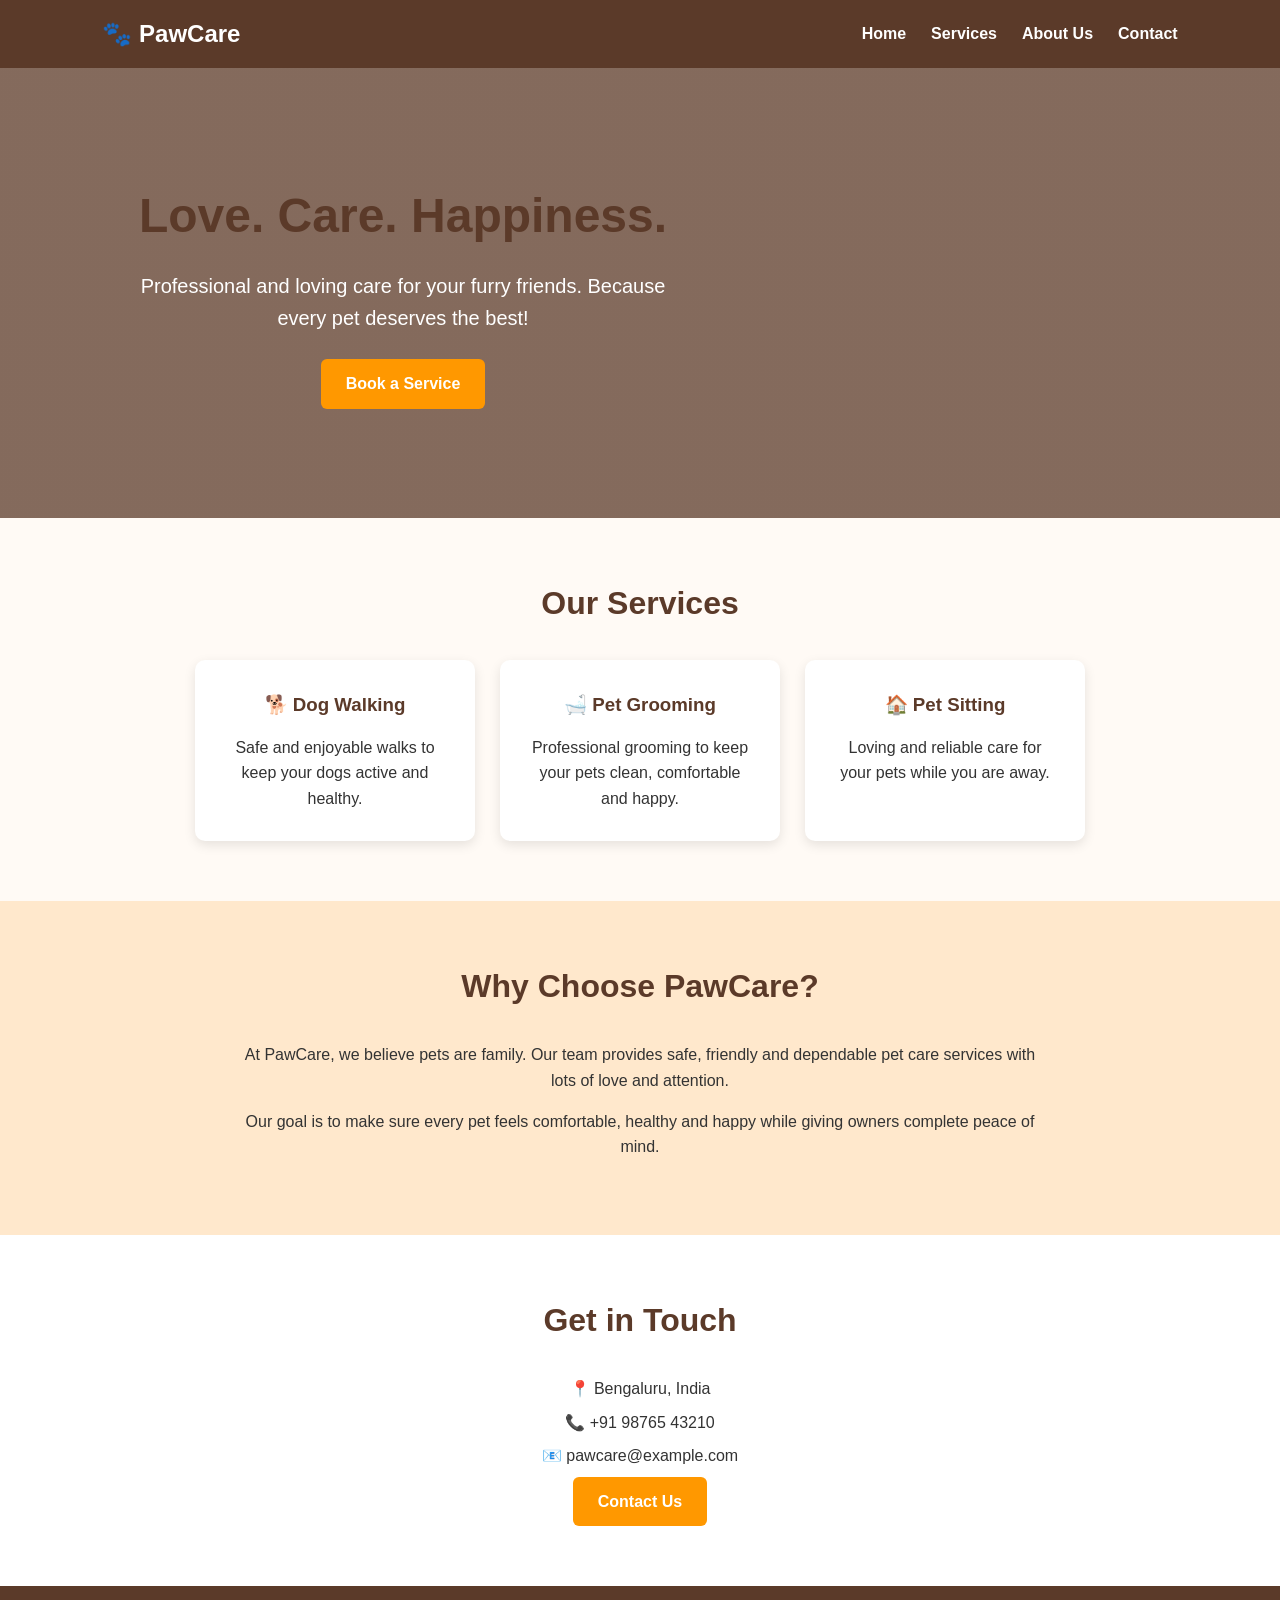
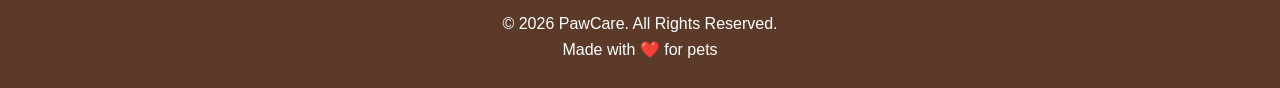
<file: index.html>
<!DOCTYPE html>
<html lang="en">

<head>
    <meta charset="UTF-8">
    <meta name="viewport" content="width=device-width, initial-scale=1.0">

    <!-- Page Title -->
    <title>PawCare - Pet Care Services</title>

    <link rel="stylesheet" href="style.css">
</head>

<body>

    <!-- Header -->
    <header>
        <nav>
            <h1>🐾 PawCare</h1>

            <ul>
                <li><a href="#home">Home</a></li>
                <li><a href="#services">Services</a></li>
                <li><a href="#about">About Us</a></li>
                <li><a href="#contact">Contact</a></li>
            </ul>
        </nav>
    </header>

    <main>

        <!-- Hero Section -->
        <section id="home" class="hero">
            <div>
                <h2>Love. Care. Happiness.</h2>
                <p>
                    Professional and loving care for your furry friends.
                    Because every pet deserves the best!
                </p>

                <a href="#contact" class="button">Book a Service</a>
            </div>
        </section>

        <!-- Services Section -->
        <section id="services">
            <h2>Our Services</h2>

            <div class="services-container">

                <article class="service-card">
                    <h3>🐕 Dog Walking</h3>
                    <p>
                        Safe and enjoyable walks to keep your dogs
                        active and healthy.
                    </p>
                </article>

                <article class="service-card">
                    <h3>🛁 Pet Grooming</h3>
                    <p>
                        Professional grooming to keep your pets
                        clean, comfortable and happy.
                    </p>
                </article>

                <article class="service-card">
                    <h3>🏠 Pet Sitting</h3>
                    <p>
                        Loving and reliable care for your pets
                        while you are away.
                    </p>
                </article>

            </div>
        </section>

        <!-- About Section -->
        <section id="about" class="about">
            <h2>Why Choose PawCare?</h2>

            <article>
                <p>
                    At PawCare, we believe pets are family. Our team
                    provides safe, friendly and dependable pet care
                    services with lots of love and attention.
                </p>

                <p>
                    Our goal is to make sure every pet feels comfortable,
                    healthy and happy while giving owners complete peace
                    of mind.
                </p>
            </article>
        </section>

        <!-- Contact Section -->
        <section id="contact" class="contact">
            <h2>Get in Touch</h2>

            <article>
                <p>📍 Bengaluru, India</p>
                <p>📞 +91 98765 43210</p>
                <p>📧 pawcare@example.com</p>

                <a href="mailto:pawcare@example.com" class="button">
                    Contact Us
                </a>
            </article>
        </section>

    </main>

    <!-- Footer -->
    <footer>
        <p>&copy; 2026 PawCare. All Rights Reserved.</p>
        <p>Made with ❤️ for pets</p>
    </footer>

</body>
</html>
</file>
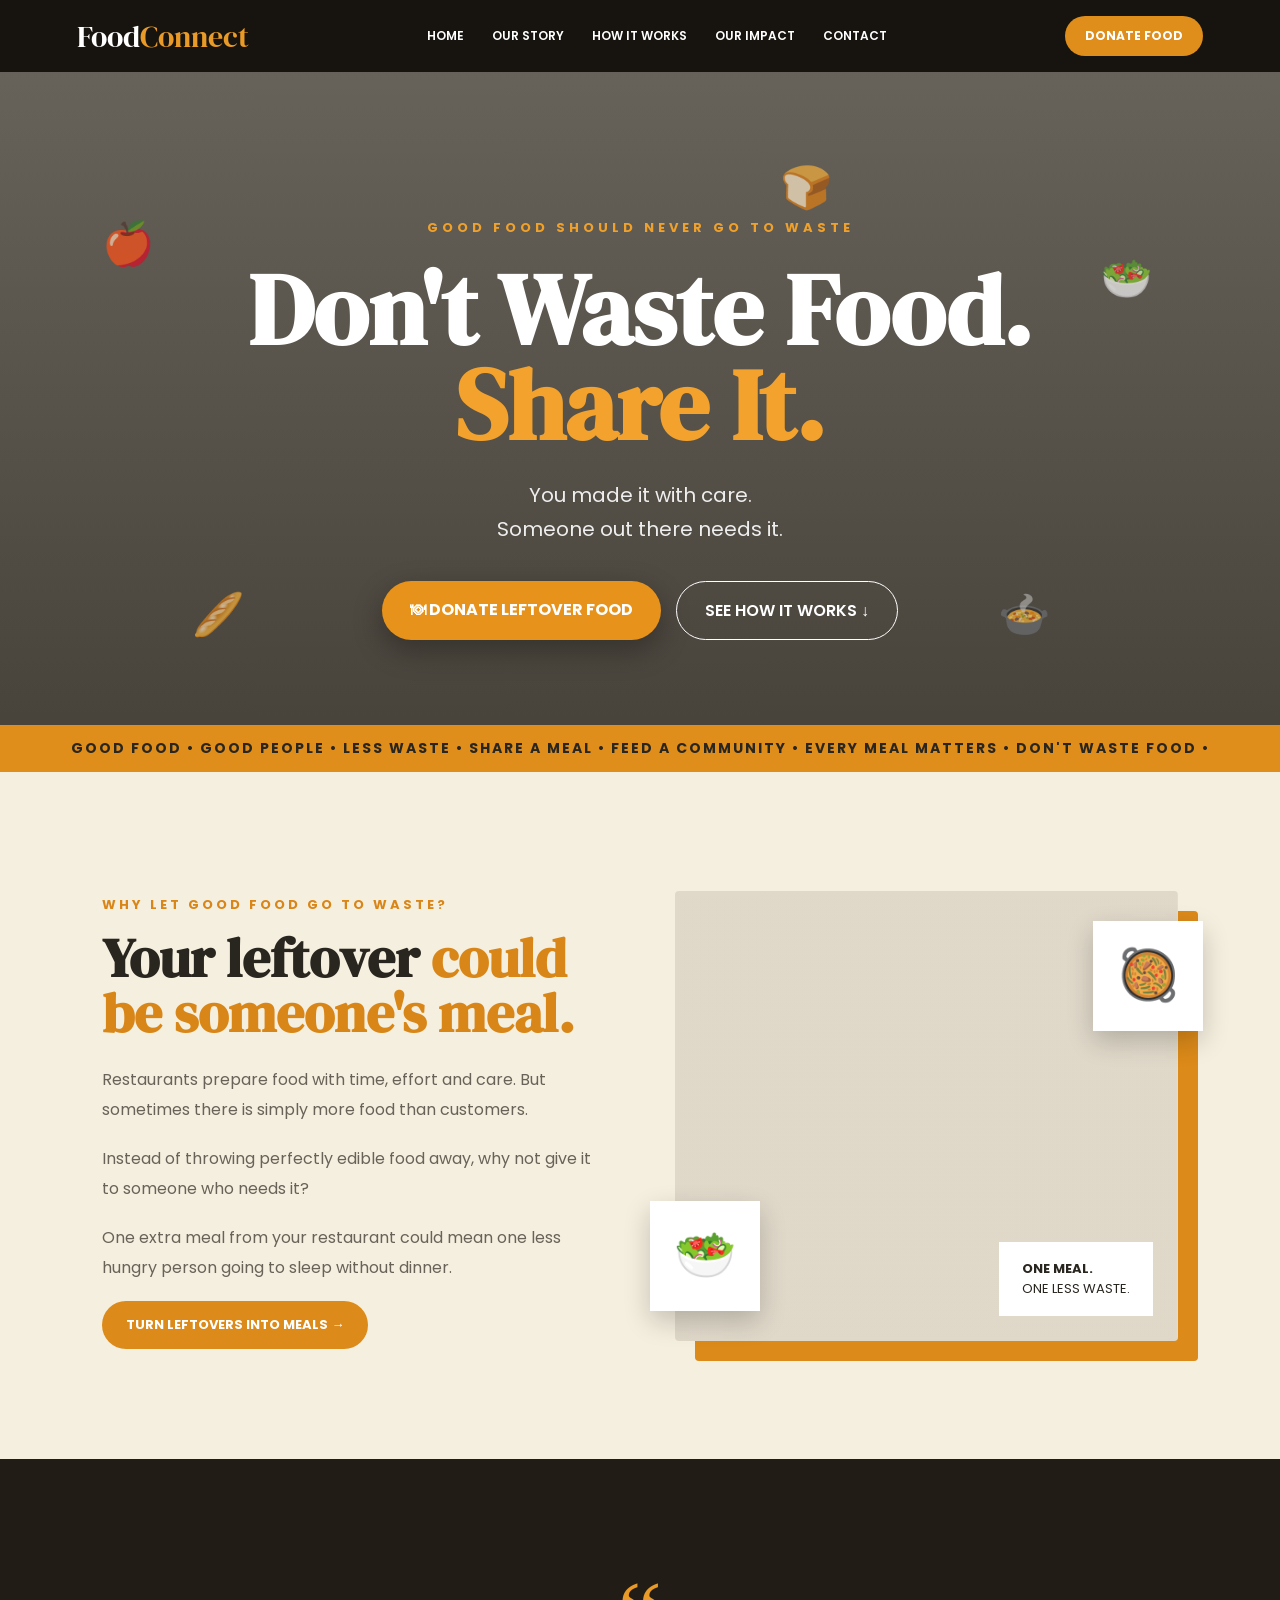
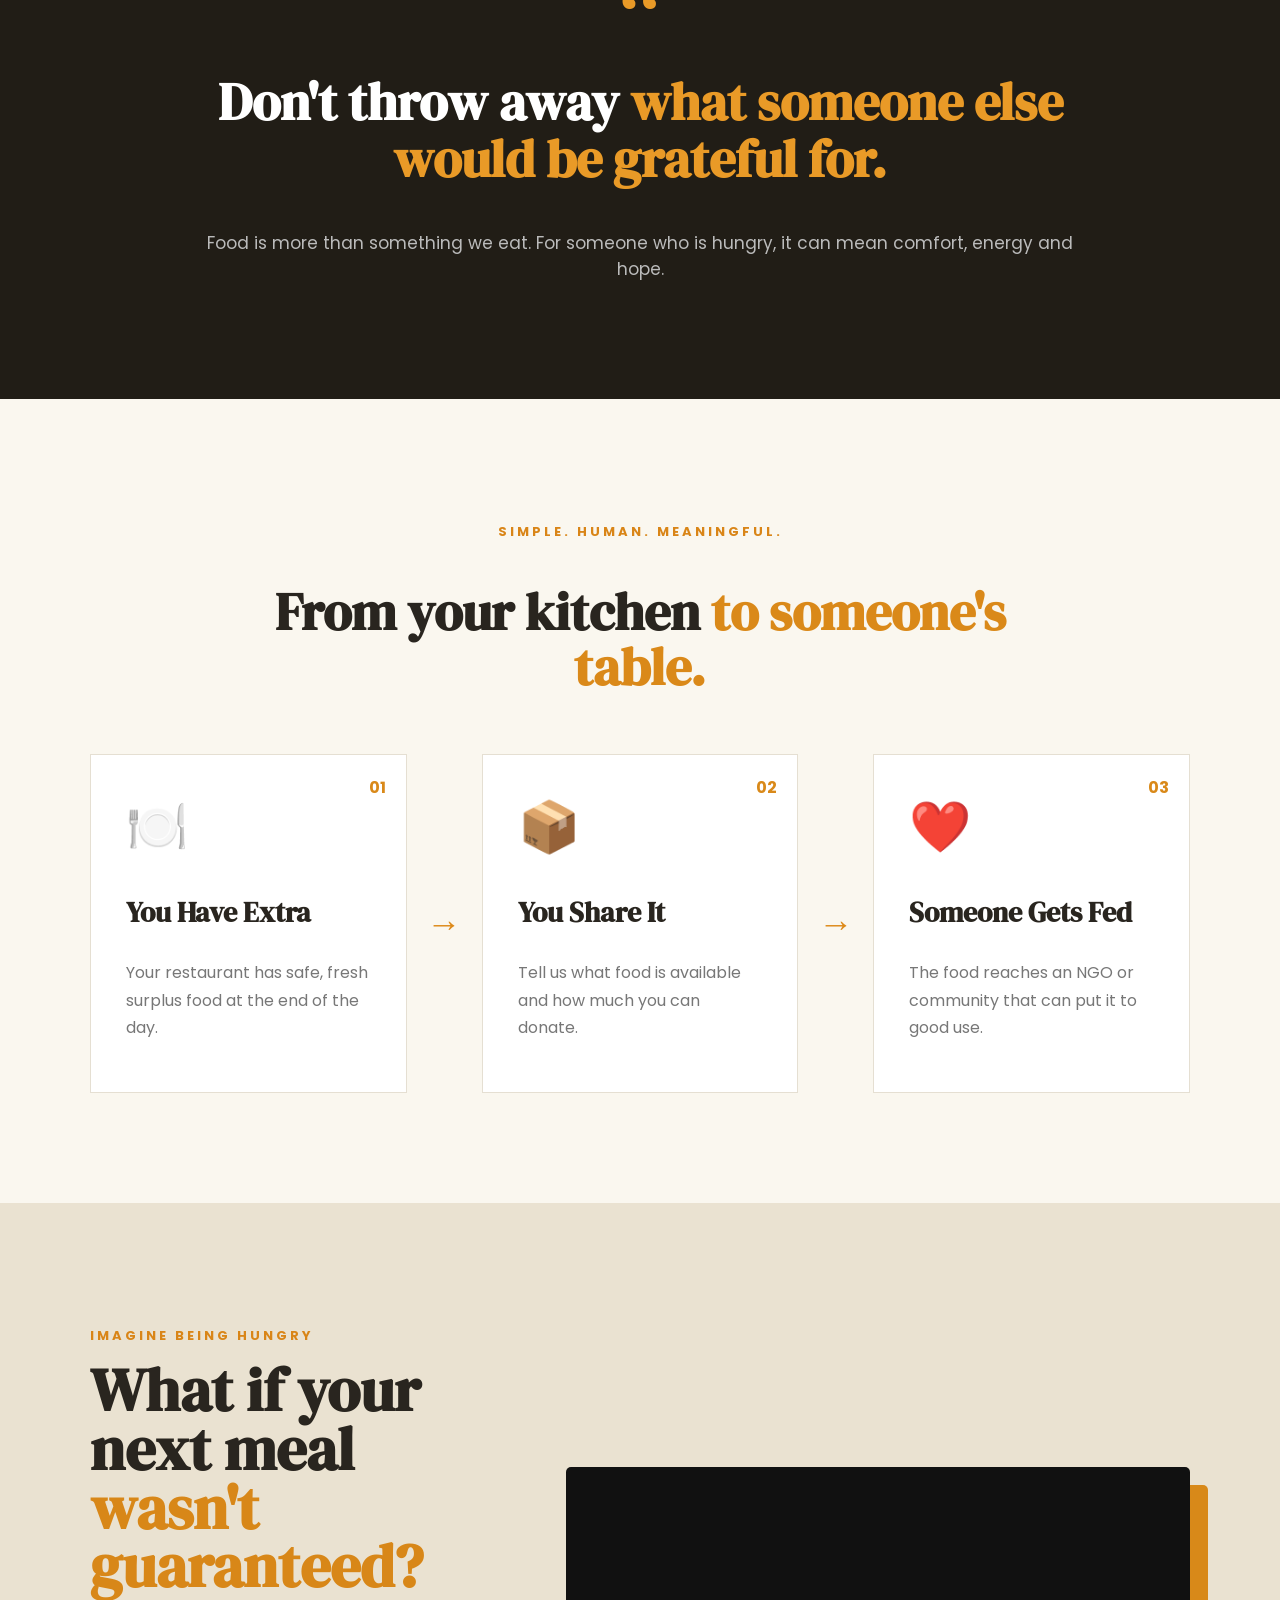
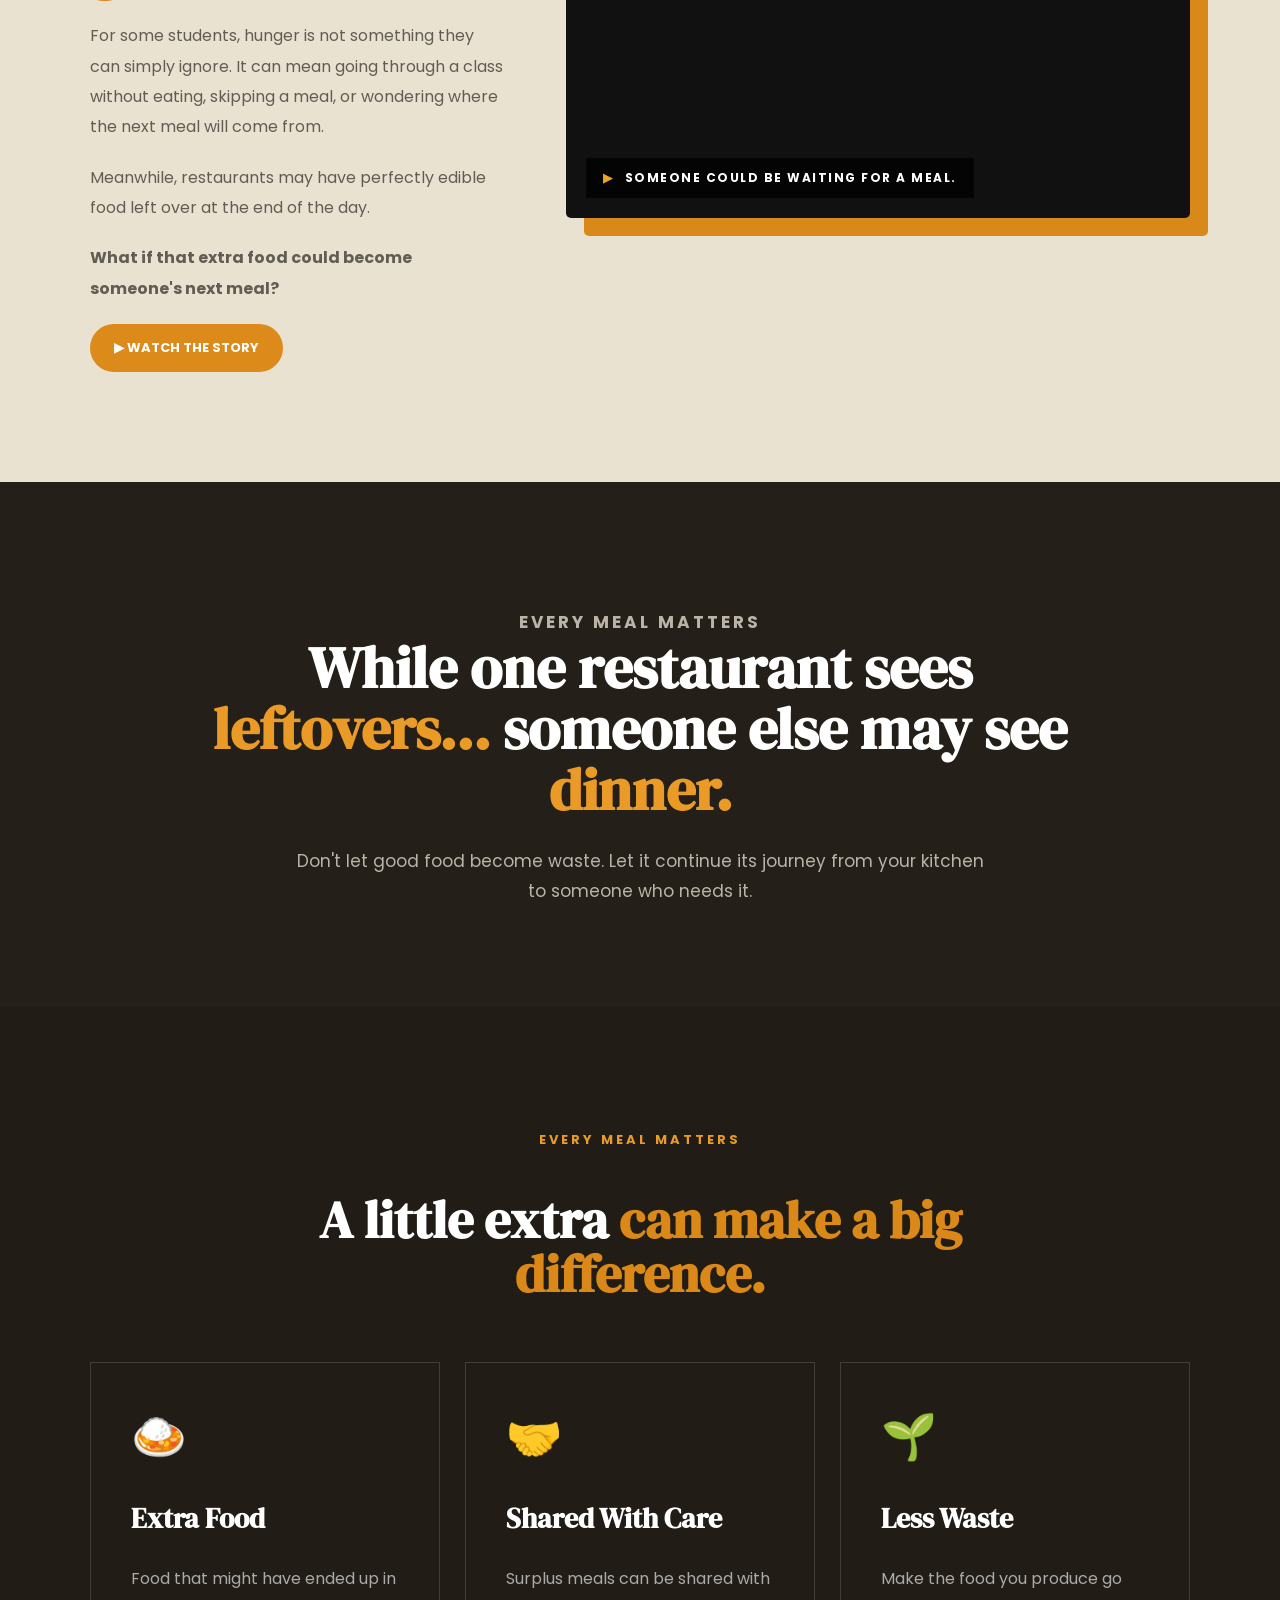
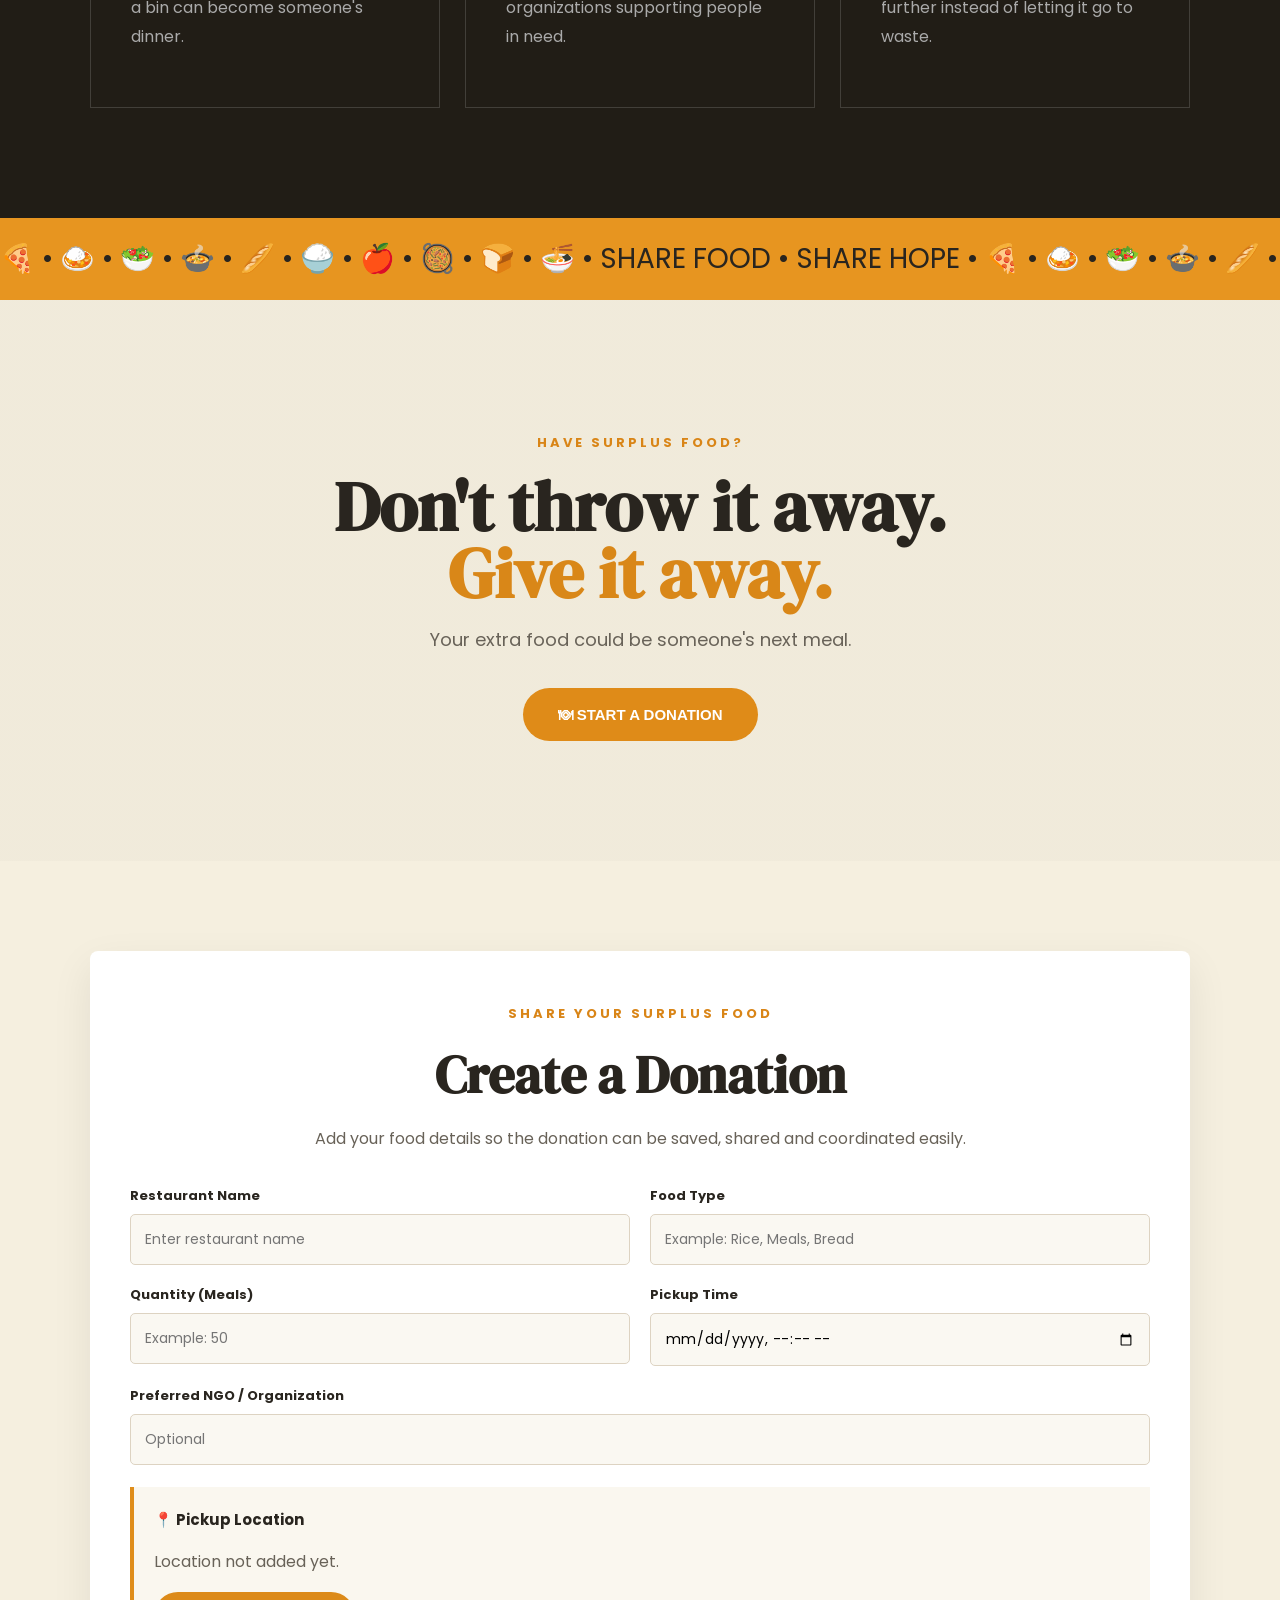
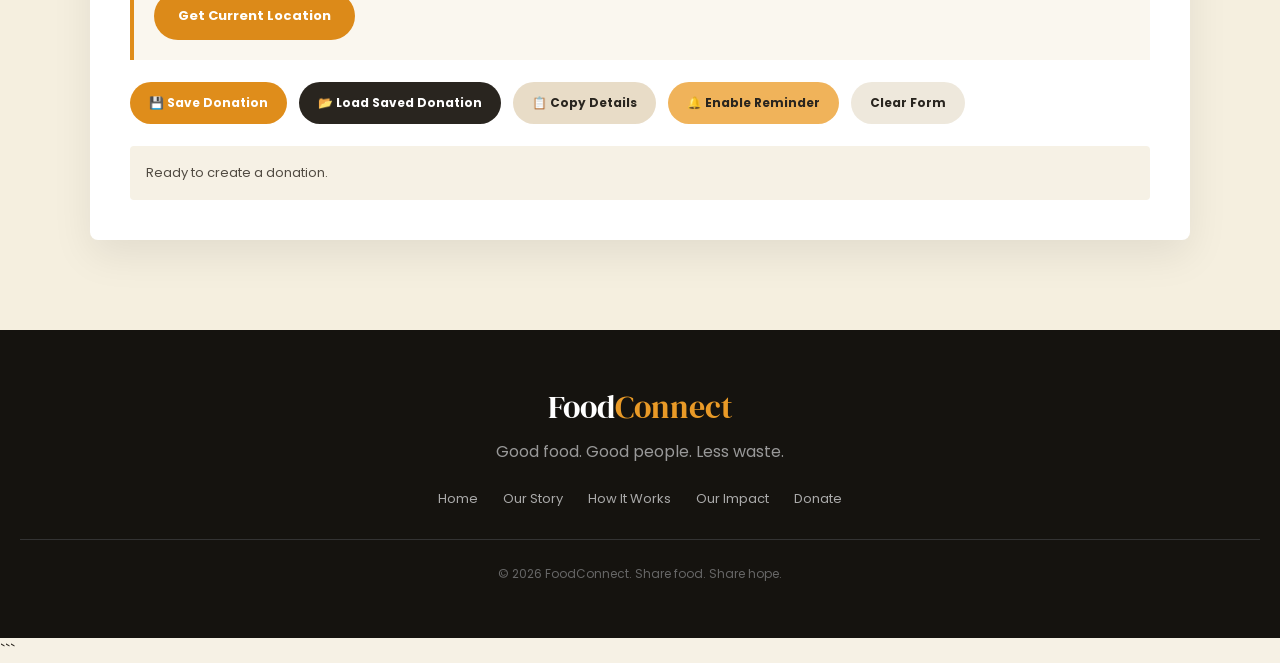
<file: index1.html>
<!DOCTYPE html>
<html lang="en">

<head>

    <meta charset="UTF-8">

    <meta name="viewport" content="width=device-width, initial-scale=1.0">

    <title>FoodConnect | Share Food, Share Hope</title>

    <!-- ================= GOOGLE FONTS ================= -->

    <link rel="preconnect" href="https://fonts.googleapis.com">

    <link rel="preconnect"
          href="https://fonts.gstatic.com"
          crossorigin>

    <link href="https://fonts.googleapis.com/css2?family=DM+Serif+Display&family=Poppins:wght@300;400;500;600;700;800&display=swap"
          rel="stylesheet">

    <style>

        /* ==================================================
           GENERAL
        ================================================== */

        html {
            scroll-behavior: smooth;
        }

        * {
            box-sizing: border-box;
        }

        body {
            margin: 0;

            font-family: 'Poppins', sans-serif;

            color: #29251f;

            background: #f6f1e5;
        }

        a {
            text-decoration: none;
        }

        /* ==================================================
           NAVBAR
        ================================================== */

        .navbar {

            height: 72px;

            padding: 0 6%;

            display: flex;

            align-items: center;

            justify-content: space-between;

            background: #17140f;

            position: sticky;

            top: 0;

            z-index: 1000;
        }

        .logo {

            font-family: 'DM Serif Display', serif;

            font-size: 30px;

            color: white;
        }

        .logo span {

            color: #e99a27;
        }

        .nav-links {

            display: flex;

            gap: 28px;
        }

        .nav-links a {

            color: white;

            font-size: 12px;

            font-weight: 600;

            transition: 0.3s;
        }

        .nav-links a:hover {

            color: #e99a27;
        }

        .nav-button {

            background: #df8d1b;

            color: white;

            padding: 11px 20px;

            border-radius: 30px;

            font-size: 12px;

            font-weight: 700;

            transition: 0.3s;
        }

        .nav-button:hover {

            transform: scale(1.05);

            background: #f2a533;
        }


        /* ==================================================
           HERO
        ================================================== */

        .hero {

            height: 700px;

            position: relative;

            overflow: hidden;

            display: flex;

            align-items: center;

            justify-content: center;

            text-align: center;

            background:

                linear-gradient(
                    rgba(20, 15, 8, 0.63),
                    rgba(20, 15, 8, 0.78)
                ),

                url("https://images.unsplash.com/photo-1515003197210-e0cd71810b5f?auto=format&fit=crop&w=1800&q=80");

            background-size: cover;

            background-position: center;
        }

        .hero-content {

            position: relative;

            z-index: 5;

            color: white;

            max-width: 900px;

            padding: 30px;

            animation: fadeUp 1s ease;
        }

        .small-heading {

            color: #efa12b;

            font-size: 13px;

            letter-spacing: 4px;

            font-weight: 700;
        }

        .hero h1 {

            font-family: 'DM Serif Display', serif;

            font-size: clamp(55px, 8vw, 100px);

            line-height: 0.95;

            margin: 25px 0;
        }

        .hero h1 span {

            color: #f2a22d;
        }

        .hero-text {

            font-size: 20px;

            line-height: 1.7;

            color: #eee;

            margin-bottom: 35px;
        }

        .hero-buttons {

            display: flex;

            justify-content: center;

            gap: 15px;

            flex-wrap: wrap;
        }

        .main-button {

            background: #e7921b;

            color: white;

            padding: 16px 28px;

            border-radius: 40px;

            font-weight: 700;

            transition: 0.3s;

            box-shadow: 0 10px 30px rgba(0,0,0,0.3);
        }

        .main-button:hover {

            transform: translateY(-4px);

            background: #f4a533;
        }

        .outline-button {

            color: white;

            border: 1px solid white;

            padding: 16px 28px;

            border-radius: 40px;

            font-weight: 600;

            transition: 0.3s;
        }

        .outline-button:hover {

            background: white;

            color: #222;
        }


        /* ==================================================
           FLOATING FOOD
        ================================================== */

        .floating-food {

            position: absolute;

            font-size: 42px;

            opacity: 0.7;

            animation: floating 5s ease-in-out infinite;

            z-index: 3;
        }

        .food1 {

            left: 8%;

            top: 20%;
        }

        .food2 {

            left: 15%;

            bottom: 18%;

            animation-delay: 1s;
        }

        .food3 {

            right: 10%;

            top: 25%;

            animation-delay: 2s;
        }

        .food4 {

            right: 18%;

            bottom: 18%;

            animation-delay: 3s;
        }

        .food5 {

            right: 35%;

            top: 12%;

            animation-delay: 1.5s;
        }


        /* ==================================================
           MOVING BANNER
        ================================================== */

        .moving-banner {

            position: absolute;

            bottom: 0;

            left: 0;

            width: 100%;

            overflow: hidden;

            background: #df8d1b;

            padding: 13px 0;

            z-index: 10;
        }

        .moving-text {

            white-space: nowrap;

            font-size: 14px;

            font-weight: 700;

            letter-spacing: 2px;

            animation: marquee 20s linear infinite;
        }


        /* ==================================================
           STORY SECTION
        ================================================== */

        .message-section {

            padding: 110px 8%;

            background: #f5efdf;
        }

        .message-container {

            max-width: 1200px;

            margin: auto;

            display: grid;

            grid-template-columns: 1fr 1fr;

            gap: 70px;

            align-items: center;
        }

        .section-label {

            color: #d98517;

            font-size: 13px;

            font-weight: 700;

            letter-spacing: 3px;

            margin-bottom: 15px;
        }

        .message-text h2 {

            font-family: 'DM Serif Display', serif;

            font-size: 55px;

            line-height: 1;

            margin: 0 0 25px;
        }

        .message-text h2 span {

            color: #d98618;
        }

        .message-text p:not(.section-label) {

            color: #686258;

            line-height: 1.9;

            margin-bottom: 18px;
        }

        .orange-button {

            display: inline-block;

            background: #dc8a19;

            color: white;

            padding: 14px 24px;

            border-radius: 30px;

            font-size: 13px;

            font-weight: 700;

            transition: 0.3s;

            border: none;

            cursor: pointer;

            font-family: 'Poppins', sans-serif;
        }

        .orange-button:hover {

            transform: translateY(-4px);

            box-shadow: 0 10px 25px rgba(0,0,0,0.15);
        }


        /* ==================================================
           FOOD IMAGE
        ================================================== */

        .food-image-card {

            height: 450px;

            position: relative;

            border-radius: 4px;

            background:

                linear-gradient(
                    rgba(30,20,10,0.1),
                    rgba(30,20,10,0.1)
                ),

                url("https://images.unsplash.com/photo-1504674900247-0877df9cc836?auto=format&fit=crop&w=1000&q=80");

            background-size: cover;

            background-position: center;

            box-shadow: 20px 20px 0 #dc8a19;
        }

        .image-small {

            position: absolute;

            width: 110px;

            height: 110px;

            background: white;

            display: flex;

            align-items: center;

            justify-content: center;

            font-size: 50px;

            box-shadow: 0 10px 25px rgba(0,0,0,0.2);

            animation: floating 4s ease-in-out infinite;
        }

        .image-small.one {

            top: 30px;

            right: -25px;
        }

        .image-small.two {

            bottom: 30px;

            left: -25px;

            animation-delay: 1s;
        }

        .image-caption {

            position: absolute;

            bottom: 25px;

            right: 25px;

            background: white;

            padding: 17px 23px;

            font-size: 13px;
        }


        /* ==================================================
           QUOTE
        ================================================== */

        .quote-section {

            padding: 100px 10%;

            text-align: center;

            background: #211d16;

            color: white;
        }

        .quote-content {

            max-width: 900px;

            margin: auto;
        }

        .quote-mark {

            font-family: Georgia, serif;

            font-size: 100px;

            color: #e99a27;

            height: 70px;
        }

        .quote-section h2 {

            font-family: 'DM Serif Display', serif;

            font-size: 52px;

            line-height: 1.1;
        }

        .quote-section h2 span {

            color: #e99a27;
        }

        .quote-section p {

            color: #bbb;

            font-size: 17px;
        }


        /* ==================================================
           HOW IT WORKS
        ================================================== */

        .how-section {

            padding: 110px 7%;

            background: #faf7ef;
        }

        .section-heading {

            text-align: center;

            max-width: 800px;

            margin: auto auto 60px;
        }

        .section-heading h2 {

            font-family: 'DM Serif Display', serif;

            font-size: 52px;

            line-height: 1.05;
        }

        .section-heading h2 span {

            color: #da8919;
        }

        .steps {

            max-width: 1200px;

            margin: auto;

            display: flex;

            align-items: center;

            gap: 20px;
        }

        .step-card {

            flex: 1;

            min-height: 280px;

            padding: 35px;

            background: white;

            border: 1px solid #e5dfd2;

            transition: 0.4s;

            position: relative;
        }

        .step-card:hover {

            transform: translateY(-10px);

            box-shadow: 0 20px 40px rgba(0,0,0,0.1);
        }

        .step-icon {

            font-size: 50px;

            margin-bottom: 20px;
        }

        .step-number {

            position: absolute;

            top: 20px;

            right: 20px;

            color: #d98919;

            font-weight: 700;
        }

        .step-card h3 {

            font-family: 'DM Serif Display', serif;

            font-size: 28px;
        }

        .step-card p {

            color: #777;

            line-height: 1.7;
        }

        .step-arrow {

            color: #dd8a1a;

            font-size: 35px;

            animation: arrowMove 1.5s infinite;
        }


        /* ==================================================
           HUNGER VIDEO SECTION
        ================================================== */

        .video-section {

            padding: 110px 7%;

            background: #eae2d1;
        }

        .video-container {

            max-width: 1250px;

            margin: auto;

            display: grid;

            grid-template-columns: 0.8fr 1.2fr;

            gap: 60px;

            align-items: center;
        }

        .video-text h2 {

            font-family: 'DM Serif Display', serif;

            font-size: 60px;

            line-height: 0.98;

            margin: 15px 0 25px;
        }

        .video-text h2 span {

            color: #d88718;
        }

        .video-text p:not(.section-label) {

            color: #625d54;

            line-height: 1.9;

            margin-bottom: 20px;
        }

        .video-box {

            width: 100%;

            aspect-ratio: 16 / 9;

            position: relative;

            overflow: hidden;

            background: #111;

            border-radius: 5px;

            box-shadow: 18px 18px 0 #d88919;
        }

        .video-box iframe {

            position: absolute;

            top: 0;

            left: 0;

            width: 100%;

            height: 100%;

            border: none;

            display: block;
        }

        .video-caption {

            position: absolute;

            bottom: 20px;

            left: 20px;

            background: rgba(0,0,0,0.78);

            color: white;

            padding: 11px 17px;

            font-size: 12px;

            font-weight: 700;

            letter-spacing: 1.5px;

            pointer-events: none;
        }

        .video-caption span {

            color: #efa12b;

            margin-right: 7px;
        }


        /* ==================================================
           STUDENT HUNGER MESSAGE
        ================================================== */

        .hunger-message {

            padding: 100px 8%;

            background: #241f18;

            color: white;

            text-align: center;
        }

        .hunger-message h2 {

            font-family: 'DM Serif Display', serif;

            font-size: 58px;

            max-width: 900px;

            margin: auto;

            line-height: 1.05;
        }

        .hunger-message h2 span {

            color: #e99a27;
        }

        .hunger-message p {

            max-width: 700px;

            margin: 25px auto 0;

            color: #bbb3a7;

            line-height: 1.8;

            font-size: 17px;
        }


        /* ==================================================
           IMPACT
        ================================================== */

        .impact-section {

            padding: 110px 7%;

            background: #211d16;

            color: white;
        }

        .light .section-label {

            color: #e99a27;
        }

        .impact-cards {

            max-width: 1150px;

            margin: auto;

            display: grid;

            grid-template-columns: repeat(3, 1fr);

            gap: 25px;
        }

        .impact-card {

            padding: 40px;

            border: 1px solid rgba(255,255,255,0.15);

            transition: 0.4s;
        }

        .impact-card:hover {

            transform: translateY(-8px);

            background: rgba(255,255,255,0.05);
        }

        .impact-icon {

            font-size: 45px;

            margin-bottom: 20px;
        }

        .impact-card h3 {

            font-family: 'DM Serif Display', serif;

            font-size: 28px;
        }

        .impact-card p {

            color: #aaa;

            line-height: 1.8;
        }


        /* ==================================================
           FOOD STRIP
        ================================================== */

        .food-strip {

            background: #e79520;

            padding: 20px 0;

            overflow: hidden;
        }

        .food-track {

            white-space: nowrap;

            font-size: 28px;

            animation: marquee 15s linear infinite;
        }


        /* ==================================================
           DONATION CTA
        ================================================== */

        .donate-section {

            padding: 120px 7%;

            text-align: center;

            background:

                linear-gradient(
                    rgba(240,234,218,0.92),
                    rgba(240,234,218,0.92)
                ),

                url("https://images.unsplash.com/photo-1498837167922-ddd27525d352?auto=format&fit=crop&w=1800&q=80");

            background-size: cover;

            background-position: center;
        }

        .donate-content h2 {

            font-family: 'DM Serif Display', serif;

            font-size: 70px;

            line-height: 0.95;

            margin: 20px 0;
        }

        .donate-content h2 span {

            color: #d98718;
        }

        .donate-content > p:not(.section-label) {

            color: #686258;

            font-size: 18px;

            margin-bottom: 35px;
        }

        .big-donate-button {

            border: none;

            background: #df8b18;

            color: white;

            padding: 18px 35px;

            border-radius: 40px;

            font-size: 15px;

            font-weight: 700;

            cursor: pointer;

            transition: 0.3s;
        }

        .big-donate-button:hover {

            transform: scale(1.06);

            background: #f0a12b;

            box-shadow: 0 15px 30px rgba(0,0,0,0.15);
        }


        /* ==================================================
           DONATION FORM
        ================================================== */

        .donation-form-section {

            padding: 90px 7%;

            background: #f5efdf;
        }

        .donation-form-container {

            max-width: 1100px;

            margin: auto;

            background: white;

            padding: 40px;

            border-radius: 8px;

            box-shadow: 0 15px 40px rgba(0,0,0,0.08);
        }

        .donation-form-container h2 {

            font-family: 'DM Serif Display', serif;

            font-size: 52px;

            text-align: center;

            margin: 0 0 10px;
        }

        .donation-form-intro {

            text-align: center;

            color: #686258;

            margin-bottom: 35px;
        }

        .donation-grid {

            display: grid;

            grid-template-columns: 1fr 1fr;

            gap: 20px;
        }

        .donation-field {

            display: flex;

            flex-direction: column;
        }

        .donation-field.full {

            grid-column: 1 / -1;
        }

        .donation-field label {

            font-size: 13px;

            font-weight: 700;

            margin-bottom: 8px;

            color: #29251f;
        }

        .donation-field input {

            padding: 14px;

            border: 1px solid #ddd3c2;

            border-radius: 5px;

            font-family: 'Poppins', sans-serif;

            font-size: 14px;

            background: #faf8f2;
        }

        .donation-field input:focus {

            outline: none;

            border-color: #df8d1b;

            box-shadow: 0 0 0 2px rgba(223,141,27,0.12);
        }

        .location-box {

            margin-top: 22px;

            padding: 20px;

            background: #faf7ef;

            border-left: 4px solid #df8d1b;
        }

        .location-box strong {

            font-size: 15px;
        }

        .location-box p {

            color: #686258;

            line-height: 1.7;
        }

        .api-actions {

            display: flex;

            flex-wrap: wrap;

            gap: 12px;

            margin-top: 22px;
        }

        .api-actions button {

            border: 0;

            border-radius: 30px;

            padding: 12px 19px;

            font-family: 'Poppins', sans-serif;

            font-size: 12px;

            font-weight: 700;

            cursor: pointer;

            transition: 0.3s;
        }

        .api-actions button:hover {

            transform: translateY(-2px);
        }

        .save-btn {

            background: #df8d1b;

            color: white;
        }

        .load-btn {

            background: #29251f;

            color: white;
        }

        .copy-btn {

            background: #e8dcc7;

            color: #29251f;
        }

        .notify-btn {

            background: #f0b35a;

            color: #29251f;
        }

        .clear-btn {

            background: #eee8dc;

            color: #29251f;
        }

        .donation-status {

            margin-top: 22px;

            padding: 16px;

            background: #f6f1e5;

            color: #514b42;

            border-radius: 4px;

            line-height: 1.7;

            font-size: 13px;
        }

        .saved-donation {

            margin-top: 18px;

            padding: 18px;

            background: #faf7ef;

            border-left: 4px solid #df8d1b;

            line-height: 1.8;

            font-size: 13px;

            display: none;
        }


        /* ==================================================
           FOOTER
        ================================================== */

        footer {

            background: #15130f;

            color: white;

            text-align: center;

            padding: 55px 20px;
        }

        .footer-logo {

            font-family: 'DM Serif Display', serif;

            font-size: 32px;
        }

        .footer-logo span {

            color: #e99a27;
        }

        footer > p {

            color: #999;

            margin: 10px 0 25px;
        }

        .footer-links {

            display: flex;

            justify-content: center;

            gap: 25px;

            margin-bottom: 30px;

            flex-wrap: wrap;
        }

        .footer-links a {

            color: #aaa;

            font-size: 13px;
        }

        .footer-links a:hover {

            color: #e99a27;
        }

        .copyright {

            padding-top: 25px;

            border-top: 1px solid #333;

            color: #666;

            font-size: 12px;
        }


        /* ==================================================
           ANIMATIONS
        ================================================== */

        @keyframes fadeUp {

            from {

                opacity: 0;

                transform: translateY(30px);
            }

            to {

                opacity: 1;

                transform: translateY(0);
            }
        }

        @keyframes floating {

            0% {

                transform: translateY(0) rotate(0deg);
            }

            50% {

                transform: translateY(-18px) rotate(5deg);
            }

            100% {

                transform: translateY(0) rotate(0deg);
            }
        }

        @keyframes marquee {

            from {

                transform: translateX(0);
            }

            to {

                transform: translateX(-50%);
            }
        }

        @keyframes arrowMove {

            0%, 100% {

                transform: translateX(0);
            }

            50% {

                transform: translateX(8px);
            }
        }


        /* ==================================================
           MOBILE
        ================================================== */

        @media (max-width: 768px) {

            .navbar {

                padding: 0 20px;
            }

            .nav-links {

                display: none;
            }

            .hero {

                height: 650px;
            }

            .hero h1 {

                font-size: 55px;
            }

            .hero-text {

                font-size: 17px;
            }

            .message-container {

                grid-template-columns: 1fr;
            }

            .video-container {

                grid-template-columns: 1fr;
            }

            .message-text h2 {

                font-size: 43px;
            }

            .video-text h2 {

                font-size: 45px;
            }

            .food-image-card {

                height: 350px;
            }

            .steps {

                flex-direction: column;
            }

            .step-arrow {

                transform: rotate(90deg);
            }

            .impact-cards {

                grid-template-columns: 1fr;
            }

            .section-heading h2 {

                font-size: 40px;
            }

            .hunger-message h2 {

                font-size: 43px;
            }

            .donate-content h2 {

                font-size: 50px;
            }

            .video-box {

                width: 100%;

                aspect-ratio: 16 / 9;
            }

            .donation-grid {

                grid-template-columns: 1fr;
            }

            .donation-field.full {

                grid-column: auto;
            }

            .donation-form-container h2 {

                font-size: 40px;
            }

            .donation-form-container {

                padding: 25px;
            }

        }

    </style>

</head>


<body>

    <!-- ==================================================
         NAVBAR
    ================================================== -->

    <nav class="navbar">

        <div class="logo">

            Food<span>Connect</span>

        </div>

        <div class="nav-links">

            <a href="#home">HOME</a>

            <a href="#story">OUR STORY</a>

            <a href="#how">HOW IT WORKS</a>

            <a href="#impact">OUR IMPACT</a>

            <a href="#contact">CONTACT</a>

        </div>

        <a href="#donate" class="nav-button">

            DONATE FOOD

        </a>

    </nav>


    <!-- ==================================================
         HERO
    ================================================== -->

    <section id="home" class="hero">

        <div class="floating-food food1">
            🍎
        </div>

        <div class="floating-food food2">
            🥖
        </div>

        <div class="floating-food food3">
            🥗
        </div>

        <div class="floating-food food4">
            🍲
        </div>

        <div class="floating-food food5">
            🍞
        </div>

        <div class="hero-content">

            <p class="small-heading">

                GOOD FOOD SHOULD NEVER GO TO WASTE

            </p>

            <h1>

                Don't Waste Food.

                <br>

                <span>Share It.</span>

            </h1>

            <p class="hero-text">

                You made it with care.

                <br>

                Someone out there needs it.

            </p>

            <div class="hero-buttons">

                <a href="#donate" class="main-button">

                    🍽 DONATE LEFTOVER FOOD

                </a>

                <a href="#how" class="outline-button">

                    SEE HOW IT WORKS ↓

                </a>

            </div>

        </div>

        <div class="moving-banner">

            <div class="moving-text">

                GOOD FOOD • GOOD PEOPLE • LESS WASTE •
                SHARE A MEAL • FEED A COMMUNITY •
                EVERY MEAL MATTERS • DON'T WASTE FOOD •

            </div>

        </div>

    </section>


    <!-- ==================================================
         STORY
    ================================================== -->

    <section class="message-section" id="story">

        <div class="message-container">

            <div class="message-text">

                <p class="section-label">

                    WHY LET GOOD FOOD GO TO WASTE?

                </p>

                <h2>

                    Your leftover

                    <span>
                        could be someone's meal.
                    </span>

                </h2>

                <p>

                    Restaurants prepare food with time,
                    effort and care. But sometimes there
                    is simply more food than customers.

                </p>

                <p>

                    Instead of throwing perfectly edible
                    food away, why not give it to someone
                    who needs it?

                </p>

                <p>

                    One extra meal from your restaurant
                    could mean one less hungry person
                    going to sleep without dinner.

                </p>

                <a href="#donate" class="orange-button">

                    TURN LEFTOVERS INTO MEALS →

                </a>

            </div>

            <div class="food-image-card">

                <div class="image-small one">

                    🥘

                </div>

                <div class="image-small two">

                    🥗

                </div>

                <div class="image-caption">

                    <strong>

                        ONE MEAL.

                    </strong>

                    <br>

                    ONE LESS WASTE.

                </div>

            </div>

        </div>

    </section>


    <!-- ==================================================
         QUOTE
    ================================================== -->

    <section class="quote-section">

        <div class="quote-content">

            <div class="quote-mark">

                “

            </div>

            <h2>

                Don't throw away

                <span>
                    what someone else would be grateful for.
                </span>

            </h2>

            <p>

                Food is more than something we eat.
                For someone who is hungry, it can mean
                comfort, energy and hope.

            </p>

        </div>

    </section>


    <!-- ==================================================
         HOW IT WORKS
    ================================================== -->

    <section id="how" class="how-section">

        <div class="section-heading">

            <p class="section-label">

                SIMPLE. HUMAN. MEANINGFUL.

            </p>

            <h2>

                From your kitchen

                <span>
                    to someone's table.
                </span>

            </h2>

        </div>

        <div class="steps">

            <div class="step-card">

                <div class="step-icon">

                    🍽️

                </div>

                <span class="step-number">

                    01

                </span>

                <h3>

                    You Have Extra

                </h3>

                <p>

                    Your restaurant has safe,
                    fresh surplus food at the
                    end of the day.

                </p>

            </div>

            <div class="step-arrow">

                →

            </div>

            <div class="step-card">

                <div class="step-icon">

                    📦

                </div>

                <span class="step-number">

                    02

                </span>

                <h3>

                    You Share It

                </h3>

                <p>

                    Tell us what food is available
                    and how much you can donate.

                </p>

            </div>

            <div class="step-arrow">

                →

            </div>

            <div class="step-card">

                <div class="step-icon">

                    ❤️

                </div>

                <span class="step-number">

                    03

                </span>

                <h3>

                    Someone Gets Fed

                </h3>

                <p>

                    The food reaches an NGO or
                    community that can put it
                    to good use.

                </p>

            </div>

        </div>

    </section>


    <!-- ==================================================
         STUDENT HUNGER VIDEO
    ================================================== -->

    <section class="video-section">

        <div class="video-container">

            <!-- LEFT -->

            <div class="video-text">

                <p class="section-label">

                    IMAGINE BEING HUNGRY

                </p>

                <h2>

                    What if your next meal

                    <span>
                        wasn't guaranteed?
                    </span>

                </h2>

                <p>

                    For some students, hunger is not
                    something they can simply ignore.

                    It can mean going through a class
                    without eating, skipping a meal,
                    or wondering where the next meal
                    will come from.

                </p>

                <p>

                    Meanwhile, restaurants may have
                    perfectly edible food left over
                    at the end of the day.

                </p>

                <p>

                    <strong>

                        What if that extra food could
                        become someone's next meal?

                    </strong>

                </p>

                <a
                    href="https://www.youtube.com/watch?v=eX-PMUZYyzo"
                    target="_blank"
                    class="orange-button">

                    ▶ WATCH THE STORY

                </a>

            </div>


            <!-- RIGHT VIDEO -->

            <div class="video-box">

                <iframe

                    src="https://www.youtube.com/embed/eX-PMUZYyzo"

                    title="College Students Are Going Hungry"

                    allow="accelerometer; autoplay; clipboard-write; encrypted-media; gyroscope; picture-in-picture; web-share"

                    allowfullscreen>

                </iframe>

                <div class="video-caption">

                    <span>▶</span>

                    SOMEONE COULD BE WAITING FOR A MEAL.

                </div>

            </div>

        </div>

    </section>


    <!-- ==================================================
         EMOTIONAL MESSAGE
    ================================================== -->

    <section class="hunger-message">

        <p class="section-label">

            EVERY MEAL MATTERS

        </p>

        <h2>

            While one restaurant sees

            <span>
                leftovers...
            </span>

            someone else may see

            <span>
                dinner.
            </span>

        </h2>

        <p>

            Don't let good food become waste.
            Let it continue its journey from
            your kitchen to someone who needs it.

        </p>

    </section>


    <!-- ==================================================
         IMPACT
    ================================================== -->

    <section id="impact" class="impact-section">

        <div class="section-heading light">

            <p class="section-label">

                EVERY MEAL MATTERS

            </p>

            <h2>

                A little extra

                <span>
                    can make a big difference.
                </span>

            </h2>

        </div>

        <div class="impact-cards">

            <div class="impact-card">

                <div class="impact-icon">

                    🍛

                </div>

                <h3>

                    Extra Food

                </h3>

                <p>

                    Food that might have ended
                    up in a bin can become
                    someone's dinner.

                </p>

            </div>

            <div class="impact-card">

                <div class="impact-icon">

                    🤝

                </div>

                <h3>

                    Shared With Care

                </h3>

                <p>

                    Surplus meals can be shared
                    with organizations supporting
                    people in need.

                </p>

            </div>

            <div class="impact-card">

                <div class="impact-icon">

                    🌱

                </div>

                <h3>

                    Less Waste

                </h3>

                <p>

                    Make the food you produce
                    go further instead of letting
                    it go to waste.

                </p>

            </div>

        </div>

    </section>


    <!-- ==================================================
         MOVING FOOD
    ================================================== -->

    <section class="food-strip">

        <div class="food-track">

            🍕 • 🍛 • 🥗 • 🍲 • 🥖 • 🍚 •
            🍎 • 🥘 • 🍞 • 🍜 •
            SHARE FOOD • SHARE HOPE •
            🍕 • 🍛 • 🥗 • 🍲 • 🥖 • 🍚 •

        </div>

    </section>


    <!-- ==================================================
         DONATION CTA
    ================================================== -->

    <section id="donate" class="donate-section">

        <div class="donate-content">

            <p class="section-label">

                HAVE SURPLUS FOOD?

            </p>

            <h2>

                Don't throw it away.

                <br>

                <span>

                    Give it away.

                </span>

            </h2>

            <p>

                Your extra food could be
                someone's next meal.

            </p>

            <button
                class="big-donate-button"
                onclick="document.getElementById('donation-form').scrollIntoView({behavior:'smooth'})">

                🍽 START A DONATION

            </button>

        </div>

    </section>


    <!-- ==================================================
         DONATION FORM
    ================================================== -->

    <section class="donation-form-section" id="donation-form">

        <div class="donation-form-container">

            <p class="section-label" style="text-align:center;">

                SHARE YOUR SURPLUS FOOD

            </p>

            <h2>

                Create a Donation

            </h2>

            <p class="donation-form-intro">

                Add your food details so the donation
                can be saved, shared and coordinated easily.

            </p>

            <div class="donation-grid">

                <div class="donation-field">

                    <label for="restaurantName">

                        Restaurant Name

                    </label>

                    <input
                        type="text"
                        id="restaurantName"
                        placeholder="Enter restaurant name">

                </div>


                <div class="donation-field">

                    <label for="foodType">

                        Food Type

                    </label>

                    <input
                        type="text"
                        id="foodType"
                        placeholder="Example: Rice, Meals, Bread">

                </div>


                <div class="donation-field">

                    <label for="quantity">

                        Quantity (Meals)

                    </label>

                    <input
                        type="number"
                        id="quantity"
                        min="1"
                        placeholder="Example: 50">

                </div>


                <div class="donation-field">

                    <label for="pickupTime">

                        Pickup Time

                    </label>

                    <input
                        type="datetime-local"
                        id="pickupTime">

                </div>


                <div class="donation-field full">

                    <label for="ngoName">

                        Preferred NGO / Organization

                    </label>

                    <input
                        type="text"
                        id="ngoName"
                        placeholder="Optional">

                </div>

            </div>


            <div class="location-box">

                <strong>

                    📍 Pickup Location

                </strong>

                <p id="locationText">

                    Location not added yet.

                </p>

                <button
                    type="button"
                    class="orange-button"
                    onclick="getLocation()">

                    Get Current Location

                </button>

            </div>


            <div class="api-actions">

                <button
                    type="button"
                    class="save-btn"
                    onclick="saveDonation()">

                    💾 Save Donation

                </button>

                <button
                    type="button"
                    class="load-btn"
                    onclick="loadDonation()">

                    📂 Load Saved Donation

                </button>

                <button
                    type="button"
                    class="copy-btn"
                    onclick="copyDonation()">

                    📋 Copy Details

                </button>

                <button
                    type="button"
                    class="notify-btn"
                    onclick="enableNotification()">

                    🔔 Enable Reminder

                </button>

                <button
                    type="button"
                    class="clear-btn"
                    onclick="clearDonation()">

                    Clear Form

                </button>

            </div>


            <div id="donationStatus" class="donation-status">

                Ready to create a donation.

            </div>


            <div
                id="savedDonation"
                class="saved-donation">

            </div>

        </div>

    </section>


    <!-- ==================================================
         FOOTER
    ================================================== -->

    <footer id="contact">

        <div class="footer-logo">

            Food<span>Connect</span>

        </div>

        <p>

            Good food. Good people. Less waste.

        </p>

        <div class="footer-links">

            <a href="#home">
                Home
            </a>

            <a href="#story">
                Our Story
            </a>

            <a href="#how">
                How It Works
            </a>

            <a href="#impact">
                Our Impact
            </a>

            <a href="#donate">
                Donate
            </a>

        </div>

        <div class="copyright">

            © 2026 FoodConnect.
            Share food. Share hope.

        </div>

    </footer>


    <!-- ==================================================
         JAVASCRIPT
    ================================================== -->

    <script>

        let currentLocation = null;


        /* ==================================================
           LOCATION
        ================================================== */

        function getLocation() {

            const status =
                document.getElementById("donationStatus");

            const locationText =
                document.getElementById("locationText");

            if (!navigator.geolocation) {

                status.textContent =
                    "Location is not supported by this browser.";

                return;
            }

            locationText.textContent =
                "Getting your location...";

            navigator.geolocation.getCurrentPosition(

                function(position) {

                    currentLocation = {

                        latitude:
                            position.coords.latitude,

                        longitude:
                            position.coords.longitude

                    };

                    locationText.innerHTML =

                        "Latitude: " +

                        currentLocation.latitude.toFixed(6) +

                        "<br>Longitude: " +

                        currentLocation.longitude.toFixed(6);

                    status.textContent =
                        "Pickup location added successfully.";

                },

                function() {

                    locationText.textContent =
                        "Location permission was not provided.";

                    status.textContent =
                        "Please allow location access and try again.";

                }

            );

        }


        /* ==================================================
           SAVE DONATION
        ================================================== */

        function saveDonation() {

            const restaurantName =

                document
                .getElementById("restaurantName")
                .value
                .trim();

            const foodType =

                document
                .getElementById("foodType")
                .value
                .trim();

            const quantity =

                document
                .getElementById("quantity")
                .value;

            const pickupTime =

                document
                .getElementById("pickupTime")
                .value;

            const ngoName =

                document
                .getElementById("ngoName")
                .value
                .trim();


            if (
                !restaurantName ||
                !foodType ||
                !quantity ||
                !pickupTime
            ) {

                document
                    .getElementById("donationStatus")
                    .textContent =

                    "Please fill Restaurant Name, Food Type, Quantity and Pickup Time.";

                return;

            }


            const donation = {

                restaurantName:
                    restaurantName,

                foodType:
                    foodType,

                quantity:
                    quantity,

                pickupTime:
                    pickupTime,

                ngoName:
                    ngoName,

                location:
                    currentLocation,

                savedAt:
                    new Date().toLocaleString()

            };


            localStorage.setItem(

                "foodConnectDonation",

                JSON.stringify(donation)

            );


            sessionStorage.setItem(

                "currentFoodConnectDonation",

                JSON.stringify(donation)

            );


            document
                .getElementById("donationStatus")
                .textContent =

                "Donation saved successfully.";


            showDonation(donation);


            if (

                "Notification" in window &&

                Notification.permission === "granted"

            ) {

                new Notification(

                    "FoodConnect",

                    {

                        body:
                            "Your food donation has been saved successfully."

                    }

                );

            }

        }


        /* ==================================================
           LOAD DONATION
        ================================================== */

        function loadDonation() {

            const saved =

                localStorage.getItem(
                    "foodConnectDonation"
                );


            if (!saved) {

                document
                    .getElementById("donationStatus")
                    .textContent =

                    "No saved donation was found.";

                return;

            }


            const donation =
                JSON.parse(saved);


            document
                .getElementById("restaurantName")
                .value =

                donation.restaurantName || "";


            document
                .getElementById("foodType")
                .value =

                donation.foodType || "";


            document
                .getElementById("quantity")
                .value =

                donation.quantity || "";


            document
                .getElementById("pickupTime")
                .value =

                donation.pickupTime || "";


            document
                .getElementById("ngoName")
                .value =

                donation.ngoName || "";


            if (donation.location) {

                currentLocation =
                    donation.location;


                document
                    .getElementById("locationText")
                    .innerHTML =

                    "Latitude: " +

                    donation.location.latitude.toFixed(6) +

                    "<br>Longitude: " +

                    donation.location.longitude.toFixed(6);

            }


            document
                .getElementById("donationStatus")
                .textContent =

                "Saved donation loaded successfully.";


            showDonation(donation);

        }


        /* ==================================================
           COPY DONATION DETAILS
        ================================================== */

        function copyDonation() {

            const restaurantName =

                document
                .getElementById("restaurantName")
                .value
                .trim();

            const foodType =

                document
                .getElementById("foodType")
                .value
                .trim();

            const quantity =

                document
                .getElementById("quantity")
                .value;

            const pickupTime =

                document
                .getElementById("pickupTime")
                .value;

            const ngoName =

                document
                .getElementById("ngoName")
                .value
                .trim();


            if (
                !restaurantName ||
                !foodType ||
                !quantity ||
                !pickupTime
            ) {

                document
                    .getElementById("donationStatus")
                    .textContent =

                    "Fill the donation details before copying.";

                return;

            }


            let details =

                "FoodConnect Donation\n" +

                "Restaurant: " +
                restaurantName +

                "\nFood: " +
                foodType +

                "\nQuantity: " +
                quantity +
                " meals" +

                "\nPickup: " +
                pickupTime +

                "\nNGO: " +
                (ngoName || "Not specified");


            if (currentLocation) {

                details +=

                    "\nLatitude: " +

                    currentLocation.latitude +

                    "\nLongitude: " +

                    currentLocation.longitude;

            }


            if (!navigator.clipboard) {

                document
                    .getElementById("donationStatus")
                    .textContent =

                    "Copying is not supported by this browser.";

                return;

            }


            navigator.clipboard
                .writeText(details)

                .then(function() {

                    document
                        .getElementById("donationStatus")
                        .textContent =

                        "Donation details copied to clipboard.";

                })

                .catch(function() {

                    document
                        .getElementById("donationStatus")
                        .textContent =

                        "Could not copy the details.";

                });

        }


        /* ==================================================
           NOTIFICATIONS
        ================================================== */

        function enableNotification() {

            if (!("Notification" in window)) {

                document
                    .getElementById("donationStatus")
                    .textContent =

                    "Notifications are not supported by this browser.";

                return;

            }


            Notification
                .requestPermission()

                .then(function(permission) {

                    if (permission === "granted") {

                        new Notification(

                            "FoodConnect",

                            {

                                body:
                                    "Notifications are enabled for your donation."

                            }

                        );

                        document
                            .getElementById("donationStatus")
                            .textContent =

                            "Notifications enabled successfully.";

                    }

                    else {

                        document
                            .getElementById("donationStatus")
                            .textContent =

                            "Notification permission was not granted.";

                    }

                });

        }


        /* ==================================================
           DISPLAY SAVED DONATION
        ================================================== */

        function showDonation(donation) {

            const box =

                document
                .getElementById("savedDonation");

            box.style.display =
                "block";

            box.innerHTML =

                "<strong>Saved Donation</strong><br>" +

                "Restaurant: " +

                escapeHTML(
                    donation.restaurantName
                ) +

                "<br>" +

                "Food: " +

                escapeHTML(
                    donation.foodType
                ) +

                "<br>" +

                "Quantity: " +

                escapeHTML(
                    String(donation.quantity)
                ) +

                " meals<br>" +

                "Pickup: " +

                escapeHTML(
                    donation.pickupTime
                ) +

                "<br>" +

                "NGO: " +

                escapeHTML(
                    donation.ngoName ||
                    "Not specified"
                );

        }


        /* ==================================================
           CLEAR FORM
        ================================================== */

        function clearDonation() {

            document
                .getElementById("restaurantName")
                .value = "";

            document
                .getElementById("foodType")
                .value = "";

            document
                .getElementById("quantity")
                .value = "";

            document
                .getElementById("pickupTime")
                .value = "";

            document
                .getElementById("ngoName")
                .value = "";

            currentLocation = null;

            document
                .getElementById("locationText")
                .textContent =

                "Location not added yet.";

            document
                .getElementById("savedDonation")
                .style.display =

                "none";

            document
                .getElementById("donationStatus")
                .textContent =

                "Form cleared.";

        }


        /* ==================================================
           SECURITY
        ================================================== */

        function escapeHTML(value) {

            return value

                .replace(
                    /&/g,
                    "&amp;"
                )

                .replace(
                    /</g,
                    "&lt;"
                )

                .replace(
                    />/g,
                    "&gt;"
                )

                .replace(
                    /"/g,
                    "&quot;"
                )

                .replace(
                    /'/g,
                    "&#039;"
                );

        }

    </script>

</body>

</html>
```
</file>
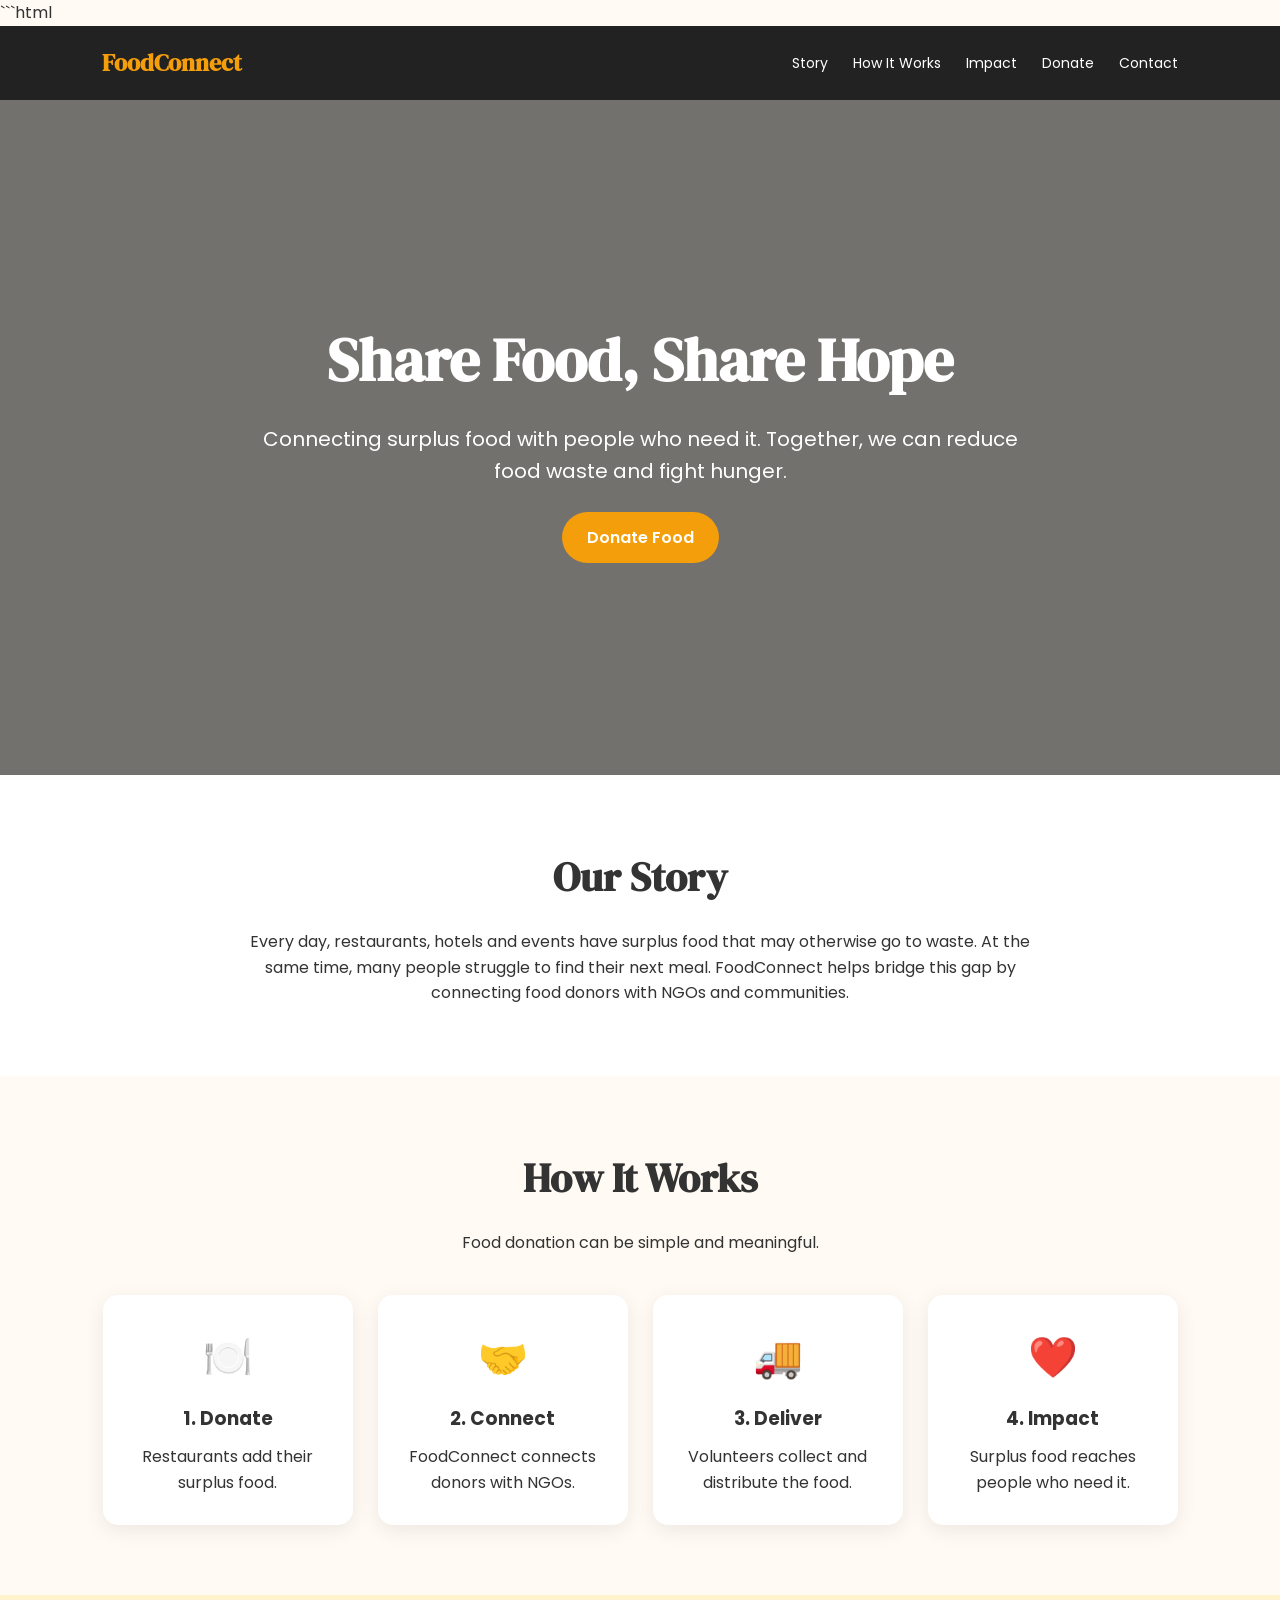
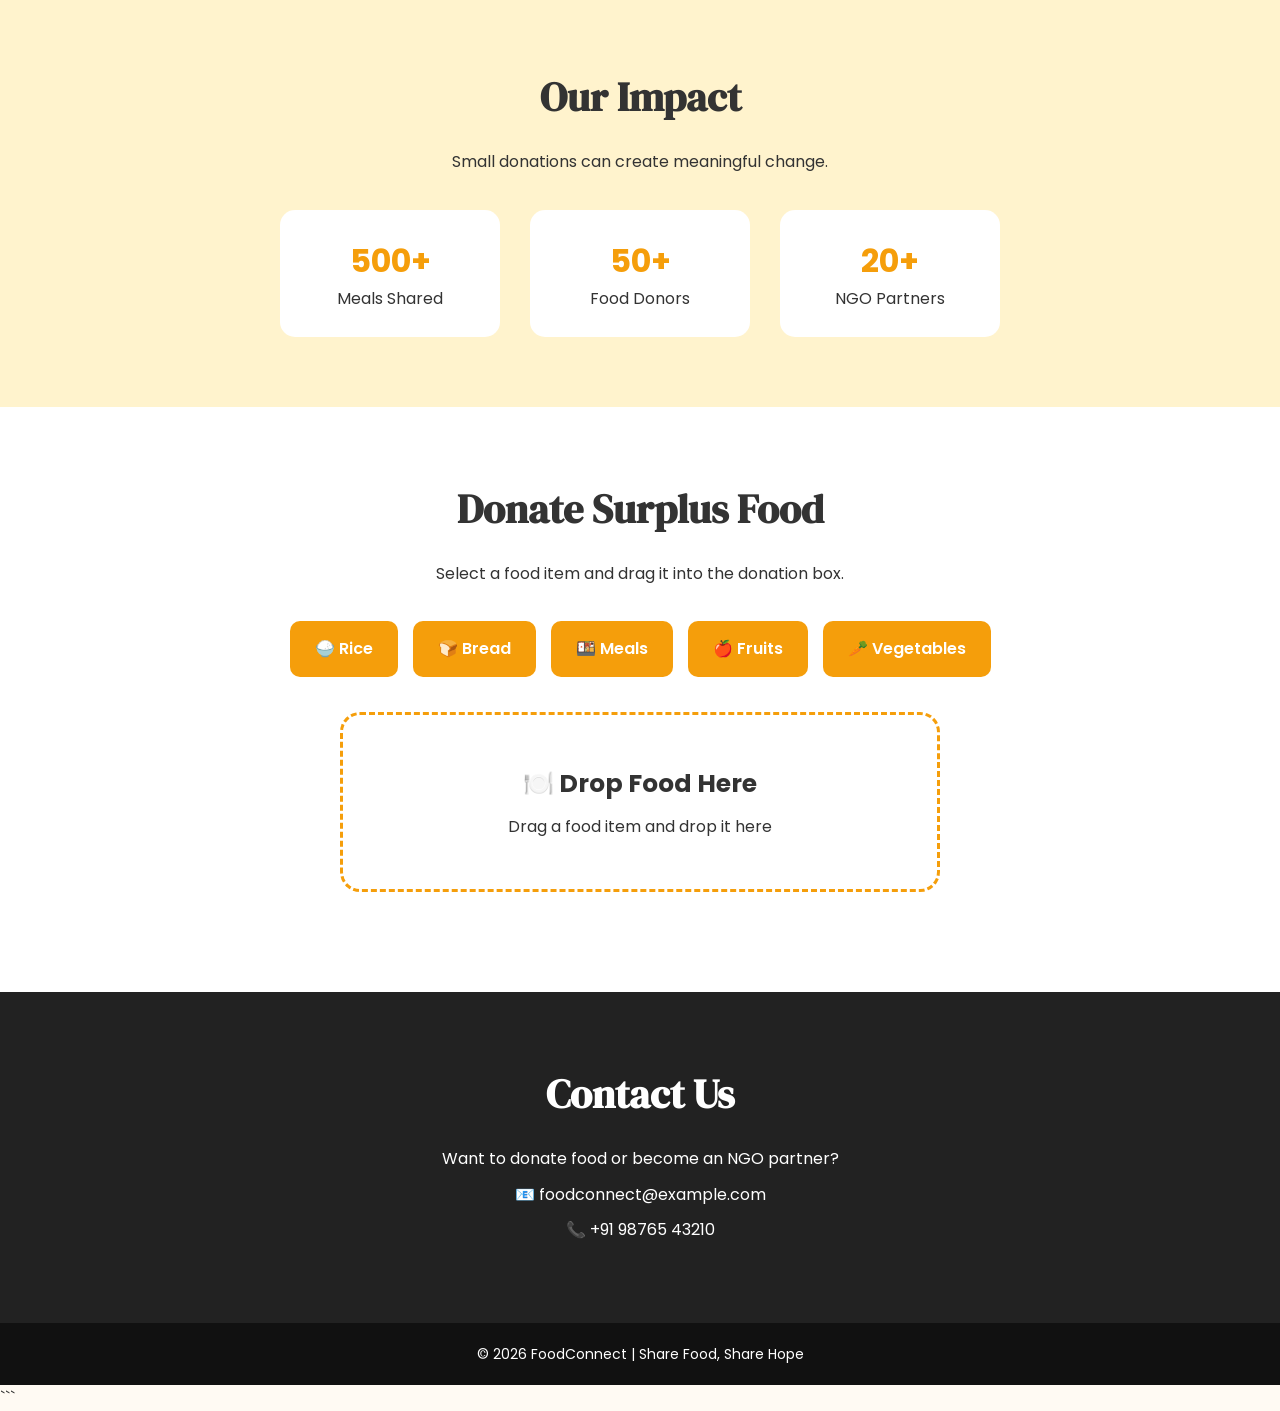
<file: index2.html>
```html
<!DOCTYPE html>
<html lang="en">

<head>
    <meta charset="UTF-8">
    <meta name="viewport" content="width=device-width, initial-scale=1.0">

    <title>FoodConnect | Share Food, Share Hope</title>

    <!-- Google Fonts -->
    <link rel="preconnect" href="https://fonts.googleapis.com">
    <link rel="preconnect" href="https://fonts.gstatic.com" crossorigin>

    <link href="https://fonts.googleapis.com/css2?family=DM+Serif+Display&family=Poppins:wght@300;400;500;600;700&display=swap"
        rel="stylesheet">

    <style>
        * {
            box-sizing: border-box;
            margin: 0;
            padding: 0;
        }

        html {
            scroll-behavior: smooth;
        }

        body {
            font-family: "Poppins", sans-serif;
            line-height: 1.6;
            background: #fffaf3;
            color: #333;
        }

        /* ================= NAVBAR ================= */

        nav {
            background: #222;
            color: white;
            padding: 18px 8%;
            display: flex;
            justify-content: space-between;
            align-items: center;
            position: sticky;
            top: 0;
            z-index: 1000;
        }

        nav h2 {
            font-family: "DM Serif Display", serif;
            color: #f59e0b;
        }

        nav ul {
            list-style: none;
            display: flex;
            gap: 25px;
        }

        nav a {
            color: white;
            text-decoration: none;
            font-size: 14px;
        }

        nav a:hover {
            color: #f59e0b;
        }

        /* ================= HERO ================= */

        .hero {
            min-height: 75vh;
            display: flex;
            align-items: center;
            justify-content: center;
            text-align: center;
            padding: 50px 20px;

            background:
                linear-gradient(rgba(0, 0, 0, 0.55),
                rgba(0, 0, 0, 0.55)),
                url("https://images.unsplash.com/photo-1498837167922-ddd27525d352?auto=format&fit=crop&w=1600&q=80");

            background-size: cover;
            background-position: center;
            color: white;
        }

        .hero-content {
            max-width: 800px;
        }

        .hero h1 {
            font-family: "DM Serif Display", serif;
            font-size: 60px;
            margin-bottom: 15px;
        }

        .hero p {
            font-size: 20px;
            margin-bottom: 25px;
        }

        .btn {
            display: inline-block;
            background: #f59e0b;
            color: white;
            padding: 13px 25px;
            border-radius: 30px;
            text-decoration: none;
            font-weight: 600;
        }

        .btn:hover {
            background: #d97706;
        }

        /* ================= GENERAL SECTIONS ================= */

        section {
            padding: 70px 8%;
        }

        section h2 {
            text-align: center;
            font-family: "DM Serif Display", serif;
            font-size: 40px;
            margin-bottom: 20px;
        }

        .section-text {
            max-width: 800px;
            margin: auto;
            text-align: center;
        }

        /* ================= STORY ================= */

        .story {
            background: white;
        }

        /* ================= HOW IT WORKS ================= */

        .steps {
            display: flex;
            justify-content: center;
            gap: 25px;
            flex-wrap: wrap;
            margin-top: 40px;
        }

        .step {
            background: white;
            padding: 30px;
            border-radius: 15px;
            width: 250px;
            text-align: center;
            box-shadow: 0 5px 20px rgba(0, 0, 0, 0.08);
        }

        .step span {
            font-size: 40px;
        }

        .step h3 {
            margin: 15px 0 10px;
        }

        /* ================= IMPACT ================= */

        .impact {
            background: #fff3cd;
        }

        .impact-boxes {
            display: flex;
            justify-content: center;
            gap: 30px;
            flex-wrap: wrap;
            margin-top: 35px;
        }

        .impact-box {
            background: white;
            padding: 25px;
            width: 220px;
            text-align: center;
            border-radius: 15px;
        }

        .impact-box h3 {
            font-size: 32px;
            color: #f59e0b;
        }

        /* ================= DRAG AND DROP ================= */

        .donate-section {
            background: white;
            text-align: center;
        }

        .food-items {
            display: flex;
            justify-content: center;
            gap: 15px;
            flex-wrap: wrap;
            margin: 35px 0;
        }

        .food-item {
            padding: 15px 25px;
            background: #f59e0b;
            color: white;
            border-radius: 10px;
            cursor: grab;
            font-weight: 600;
            user-select: none;
        }

        .food-item:hover {
            transform: translateY(-3px);
        }

        .food-item:active {
            cursor: grabbing;
        }

        .drop-zone {
            width: 80%;
            max-width: 600px;
            min-height: 180px;
            margin: 30px auto;
            border: 3px dashed #f59e0b;
            border-radius: 20px;

            display: flex;
            flex-direction: column;
            justify-content: center;
            align-items: center;

            transition: 0.3s;
        }

        .drop-zone h3 {
            font-size: 25px;
            margin-bottom: 10px;
        }

        .drop-zone.drag-over {
            background: #fff3cd;
            transform: scale(1.03);
        }

        #dropMessage {
            color: green;
            font-weight: 600;
            margin-top: 15px;
        }

        /* ================= CONTACT ================= */

        .contact {
            background: #222;
            color: white;
            text-align: center;
        }

        .contact h2 {
            color: white;
        }

        .contact p {
            margin: 10px;
        }

        /* ================= FOOTER ================= */

        footer {
            background: #111;
            color: white;
            text-align: center;
            padding: 20px;
            font-size: 14px;
        }

        /* ================= RESPONSIVE ================= */

        @media (max-width: 768px) {

            nav {
                flex-direction: column;
                gap: 10px;
            }

            nav ul {
                gap: 12px;
                flex-wrap: wrap;
                justify-content: center;
            }

            .hero h1 {
                font-size: 42px;
            }

            .hero p {
                font-size: 17px;
            }

            .drop-zone {
                width: 95%;
            }
        }
    </style>
</head>

<body>

    <!-- ================= NAVIGATION ================= -->

    <header>
        <nav>
            <h2>FoodConnect</h2>

            <ul>
                <li><a href="#story">Story</a></li>
                <li><a href="#how">How It Works</a></li>
                <li><a href="#impact">Impact</a></li>
                <li><a href="#donate">Donate</a></li>
                <li><a href="#contact">Contact</a></li>
            </ul>
        </nav>
    </header>


    <!-- ================= HERO ================= -->

    <main>

        <section class="hero">

            <div class="hero-content">

                <h1>Share Food, Share Hope</h1>

                <p>
                    Connecting surplus food with people who need it.
                    Together, we can reduce food waste and fight hunger.
                </p>

                <a href="#donate" class="btn">
                    Donate Food
                </a>

            </div>

        </section>


        <!-- ================= STORY ================= -->

        <section id="story" class="story">

            <h2>Our Story</h2>

            <p class="section-text">
                Every day, restaurants, hotels and events have surplus
                food that may otherwise go to waste. At the same time,
                many people struggle to find their next meal.
                FoodConnect helps bridge this gap by connecting
                food donors with NGOs and communities.
            </p>

        </section>


        <!-- ================= HOW IT WORKS ================= -->

        <section id="how">

            <h2>How It Works</h2>

            <p class="section-text">
                Food donation can be simple and meaningful.
            </p>

            <div class="steps">

                <div class="step">
                    <span>🍽️</span>
                    <h3>1. Donate</h3>
                    <p>
                        Restaurants add their surplus food.
                    </p>
                </div>

                <div class="step">
                    <span>🤝</span>
                    <h3>2. Connect</h3>
                    <p>
                        FoodConnect connects donors with NGOs.
                    </p>
                </div>

                <div class="step">
                    <span>🚚</span>
                    <h3>3. Deliver</h3>
                    <p>
                        Volunteers collect and distribute the food.
                    </p>
                </div>

                <div class="step">
                    <span>❤️</span>
                    <h3>4. Impact</h3>
                    <p>
                        Surplus food reaches people who need it.
                    </p>
                </div>

            </div>

        </section>


        <!-- ================= IMPACT ================= -->

        <section id="impact" class="impact">

            <h2>Our Impact</h2>

            <p class="section-text">
                Small donations can create meaningful change.
            </p>

            <div class="impact-boxes">

                <div class="impact-box">
                    <h3>500+</h3>
                    <p>Meals Shared</p>
                </div>

                <div class="impact-box">
                    <h3>50+</h3>
                    <p>Food Donors</p>
                </div>

                <div class="impact-box">
                    <h3>20+</h3>
                    <p>NGO Partners</p>
                </div>

            </div>

        </section>


        <!-- ================= DRAG AND DROP ================= -->

        <section id="donate" class="donate-section">

            <h2>Donate Surplus Food</h2>

            <p class="section-text">
                Select a food item and drag it into the donation box.
            </p>


            <!-- Draggable Items -->

            <div class="food-items">

                <div class="food-item"
                     draggable="true"
                     id="rice">
                    🍚 Rice
                </div>

                <div class="food-item"
                     draggable="true"
                     id="bread">
                    🍞 Bread
                </div>

                <div class="food-item"
                     draggable="true"
                     id="meals">
                    🍱 Meals
                </div>

                <div class="food-item"
                     draggable="true"
                     id="fruits">
                    🍎 Fruits
                </div>

                <div class="food-item"
                     draggable="true"
                     id="vegetables">
                    🥕 Vegetables
                </div>

            </div>


            <!-- Drop Area -->

            <div id="dropZone" class="drop-zone">

                <h3>🍽️ Drop Food Here</h3>

                <p>
                    Drag a food item and drop it here
                </p>

            </div>

            <p id="dropMessage"></p>

        </section>


        <!-- ================= CONTACT ================= -->

        <section id="contact" class="contact">

            <h2>Contact Us</h2>

            <p>
                Want to donate food or become an NGO partner?
            </p>

            <p>
                📧 foodconnect@example.com
            </p>

            <p>
                📞 +91 98765 43210
            </p>

        </section>

    </main>


    <!-- ================= FOOTER ================= -->

    <footer>

        <p>
            © 2026 FoodConnect | Share Food, Share Hope
        </p>

    </footer>


    <!-- ================= DRAG AND DROP JAVASCRIPT ================= -->

    <script>

        // Get all draggable food items
        const foodItems =
            document.querySelectorAll(".food-item");

        // Get drop zone
        const dropZone =
            document.getElementById("dropZone");

        // Get message area
        const dropMessage =
            document.getElementById("dropMessage");


        // -----------------------------------------
        // DRAGSTART EVENT
        // -----------------------------------------

        foodItems.forEach(function(item) {

            item.addEventListener("dragstart", function(event) {

                // Store the ID of dragged item
                event.dataTransfer.setData(
                    "text/plain",
                    event.target.id
                );

            });

        });


        // -----------------------------------------
        // DRAGOVER EVENT
        // -----------------------------------------

        dropZone.addEventListener("dragover", function(event) {

            // Required to allow dropping
            event.preventDefault();

            dropZone.classList.add("drag-over");

        });


        // -----------------------------------------
        // DRAGLEAVE EVENT
        // -----------------------------------------

        dropZone.addEventListener("dragleave", function() {

            dropZone.classList.remove("drag-over");

        });


        // -----------------------------------------
        // DROP EVENT
        // -----------------------------------------

        dropZone.addEventListener("drop", function(event) {

            // Stop browser's default action
            event.preventDefault();

            dropZone.classList.remove("drag-over");


            // Get dragged item's ID
            const foodId =
                event.dataTransfer.getData("text/plain");


            // Find the dragged element
            const foodItem =
                document.getElementById(foodId);


            // Get food name
            const foodName =
                foodItem.textContent.trim();


            // Display success message
            dropMessage.textContent =
                "✅ " + foodName +
                " added to your donation!";


            // Change drop zone
            dropZone.innerHTML = `
                <h3>✅ Food Added!</h3>
                <p>${foodName} is ready for donation.</p>
            `;

        });

    </script>

</body>

</html>
```
</file>
<file: style.css>
/* General Styling */

* {
    margin: 0;
    padding: 0;
    box-sizing: border-box;
}

body {
    font-family: Arial, sans-serif;
    line-height: 1.6;
    color: #333;
    background-color: #fffaf5;
}

/* Header and Navigation */

header {
    background-color: #5b3a29;
    padding: 15px 8%;
}

nav {
    display: flex;
    justify-content: space-between;
    align-items: center;
}

nav h1 {
    color: white;
}

nav ul {
    list-style: none;
    display: flex;
    gap: 25px;
}

nav a {
    color: white;
    text-decoration: none;
    font-weight: bold;
}

nav a:hover {
    color: #ffd180;
}

/* Hero Section */

.hero {
    min-height: 450px;
    display: flex;
    align-items: center;
    padding: 60px 10%;
    background: linear-gradient(
        rgba(91, 58, 41, 0.75),
        rgba(91, 58, 41, 0.75)
    ),
    url("https://images.unsplash.com/photo-1558788353-f76d92427f16")
    center/cover;
    color: white;
}

.hero h2 {
    font-size: 48px;
    margin-bottom: 15px;
}

.hero p {
    max-width: 550px;
    font-size: 20px;
    margin-bottom: 25px;
}

/* Button */

.button {
    display: inline-block;
    background-color: #ff9800;
    color: white;
    padding: 12px 25px;
    border-radius: 6px;
    text-decoration: none;
    font-weight: bold;
}

.button:hover {
    background-color: #e68900;
}

/* Common Section Styling */

section {
    padding: 60px 10%;
    text-align: center;
}

section h2 {
    font-size: 32px;
    margin-bottom: 30px;
    color: #5b3a29;
}

/* Services */

.services-container {
    display: flex;
    justify-content: center;
    gap: 25px;
    flex-wrap: wrap;
}

.service-card {
    background-color: white;
    padding: 30px;
    width: 280px;
    border-radius: 10px;
    box-shadow: 0 4px 12px rgba(0, 0, 0, 0.1);
}

.service-card h3 {
    margin-bottom: 15px;
    color: #5b3a29;
}

/* About */

.about {
    background-color: #ffe8cc;
}

.about article {
    max-width: 800px;
    margin: auto;
}

.about p {
    margin-bottom: 15px;
}

/* Contact */

.contact {
    background-color: white;
}

.contact article p {
    margin: 8px;
}

/* Footer */

footer {
    background-color: #5b3a29;
    color: white;
    text-align: center;
    padding: 25px;
}

/* Mobile Responsive Design */

@media (max-width: 700px) {

    nav {
        flex-direction: column;
        gap: 15px;
    }

    nav ul {
        flex-direction: column;
        text-align: center;
        gap: 10px;
    }

    .hero h2 {
        font-size: 35px;
    }

    .hero p {
        font-size: 17px;
    }
}
</file>
